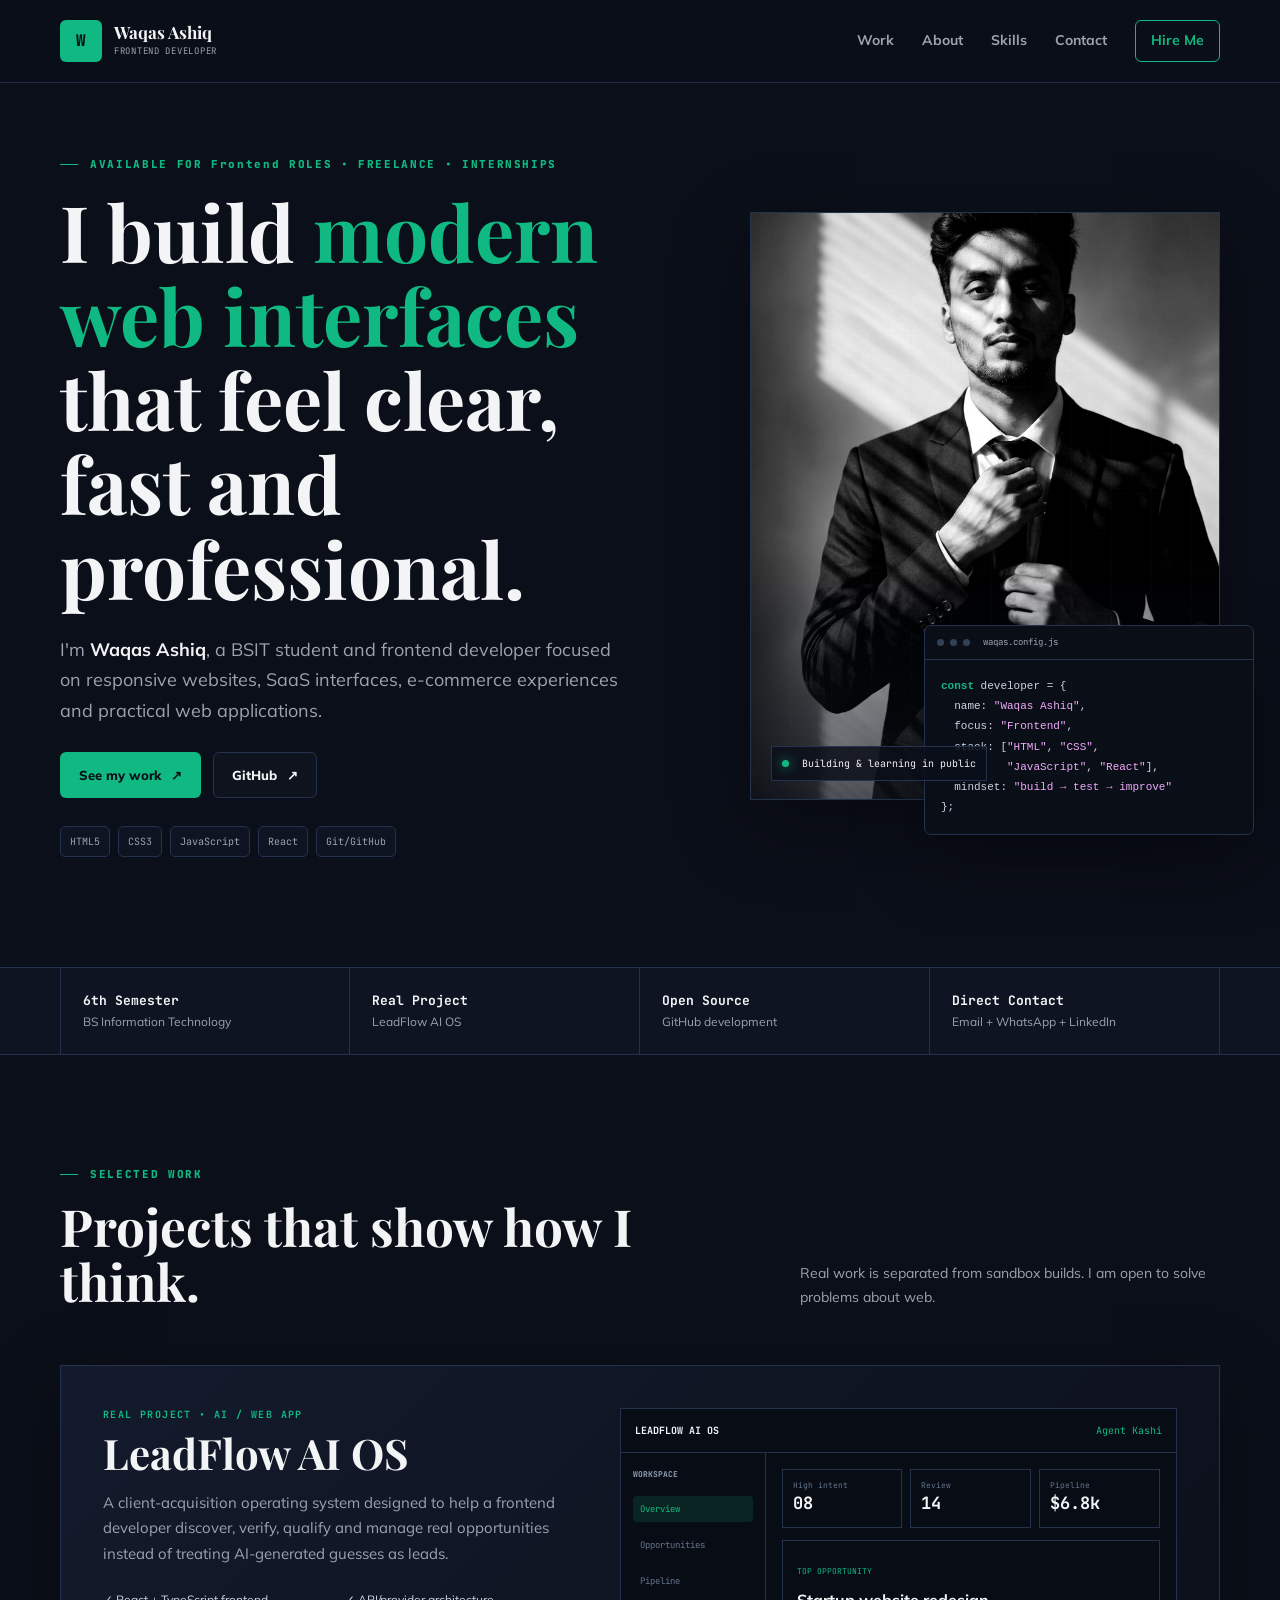
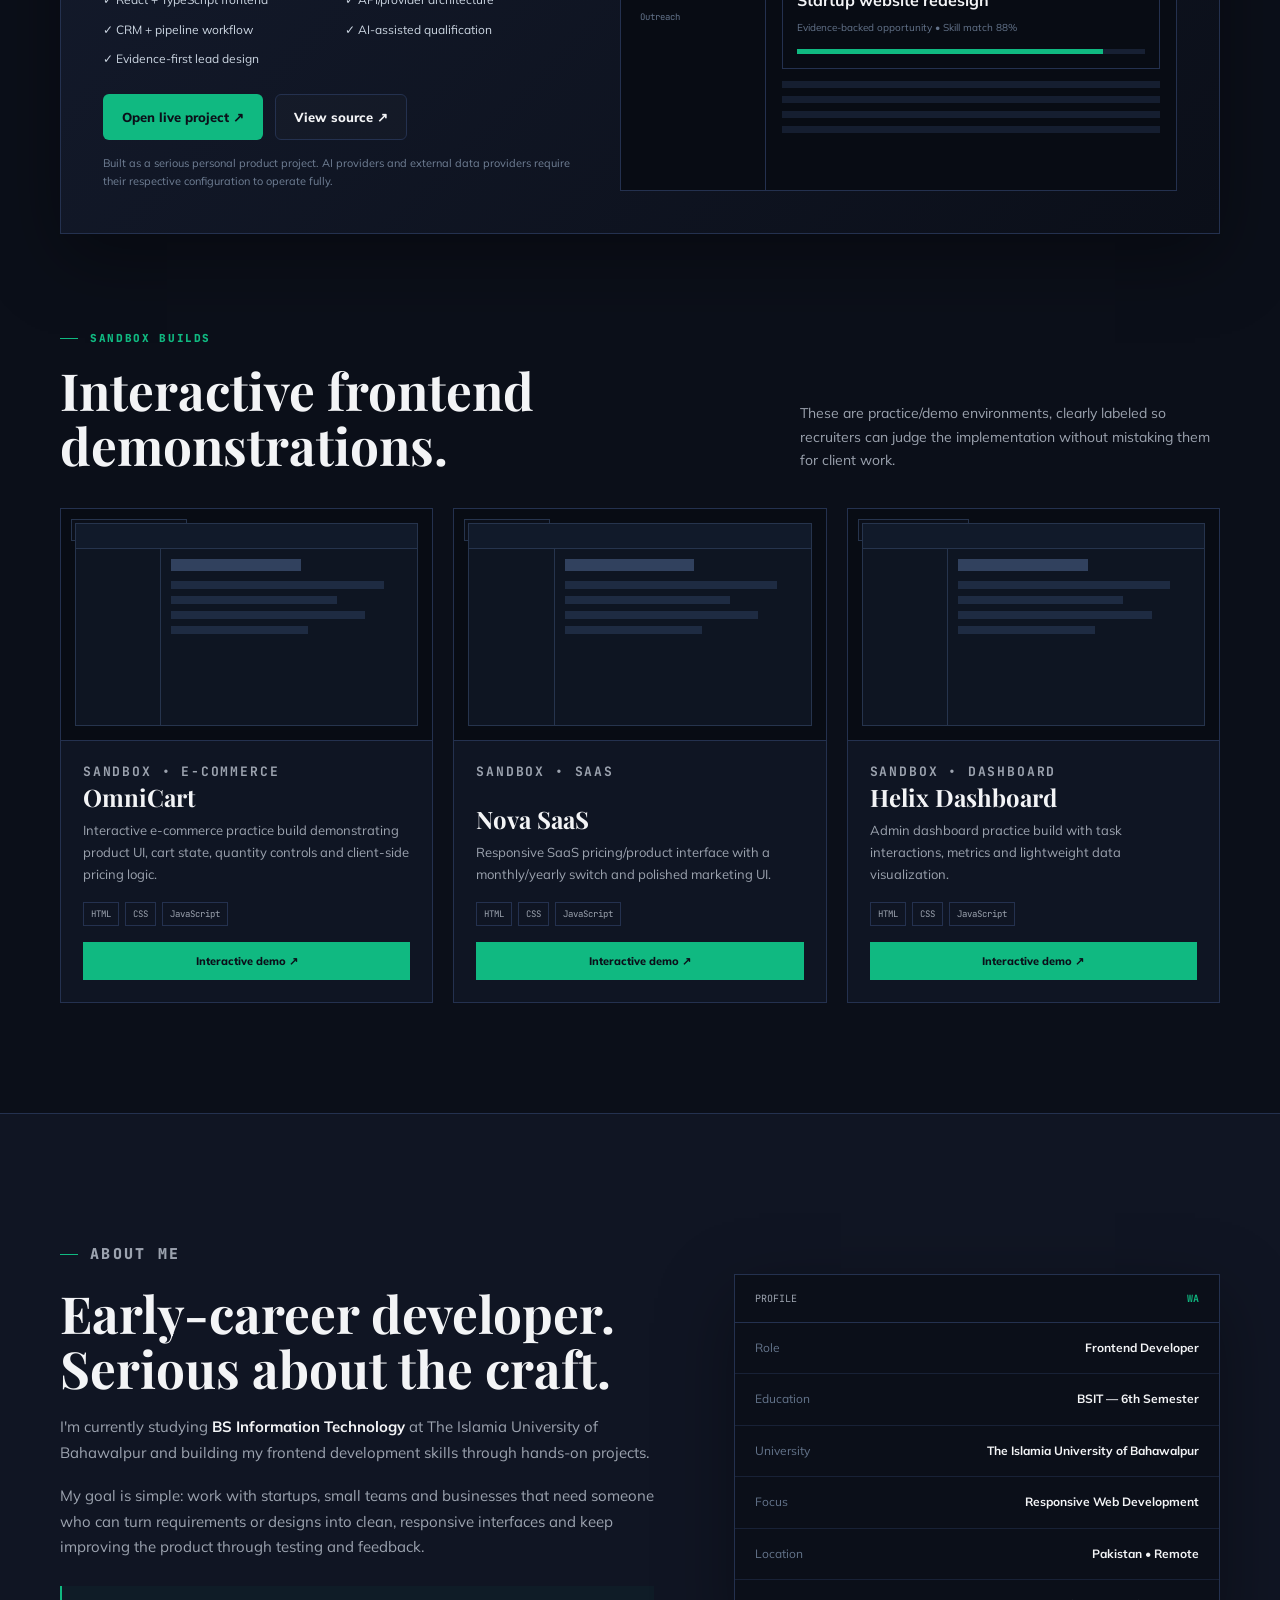
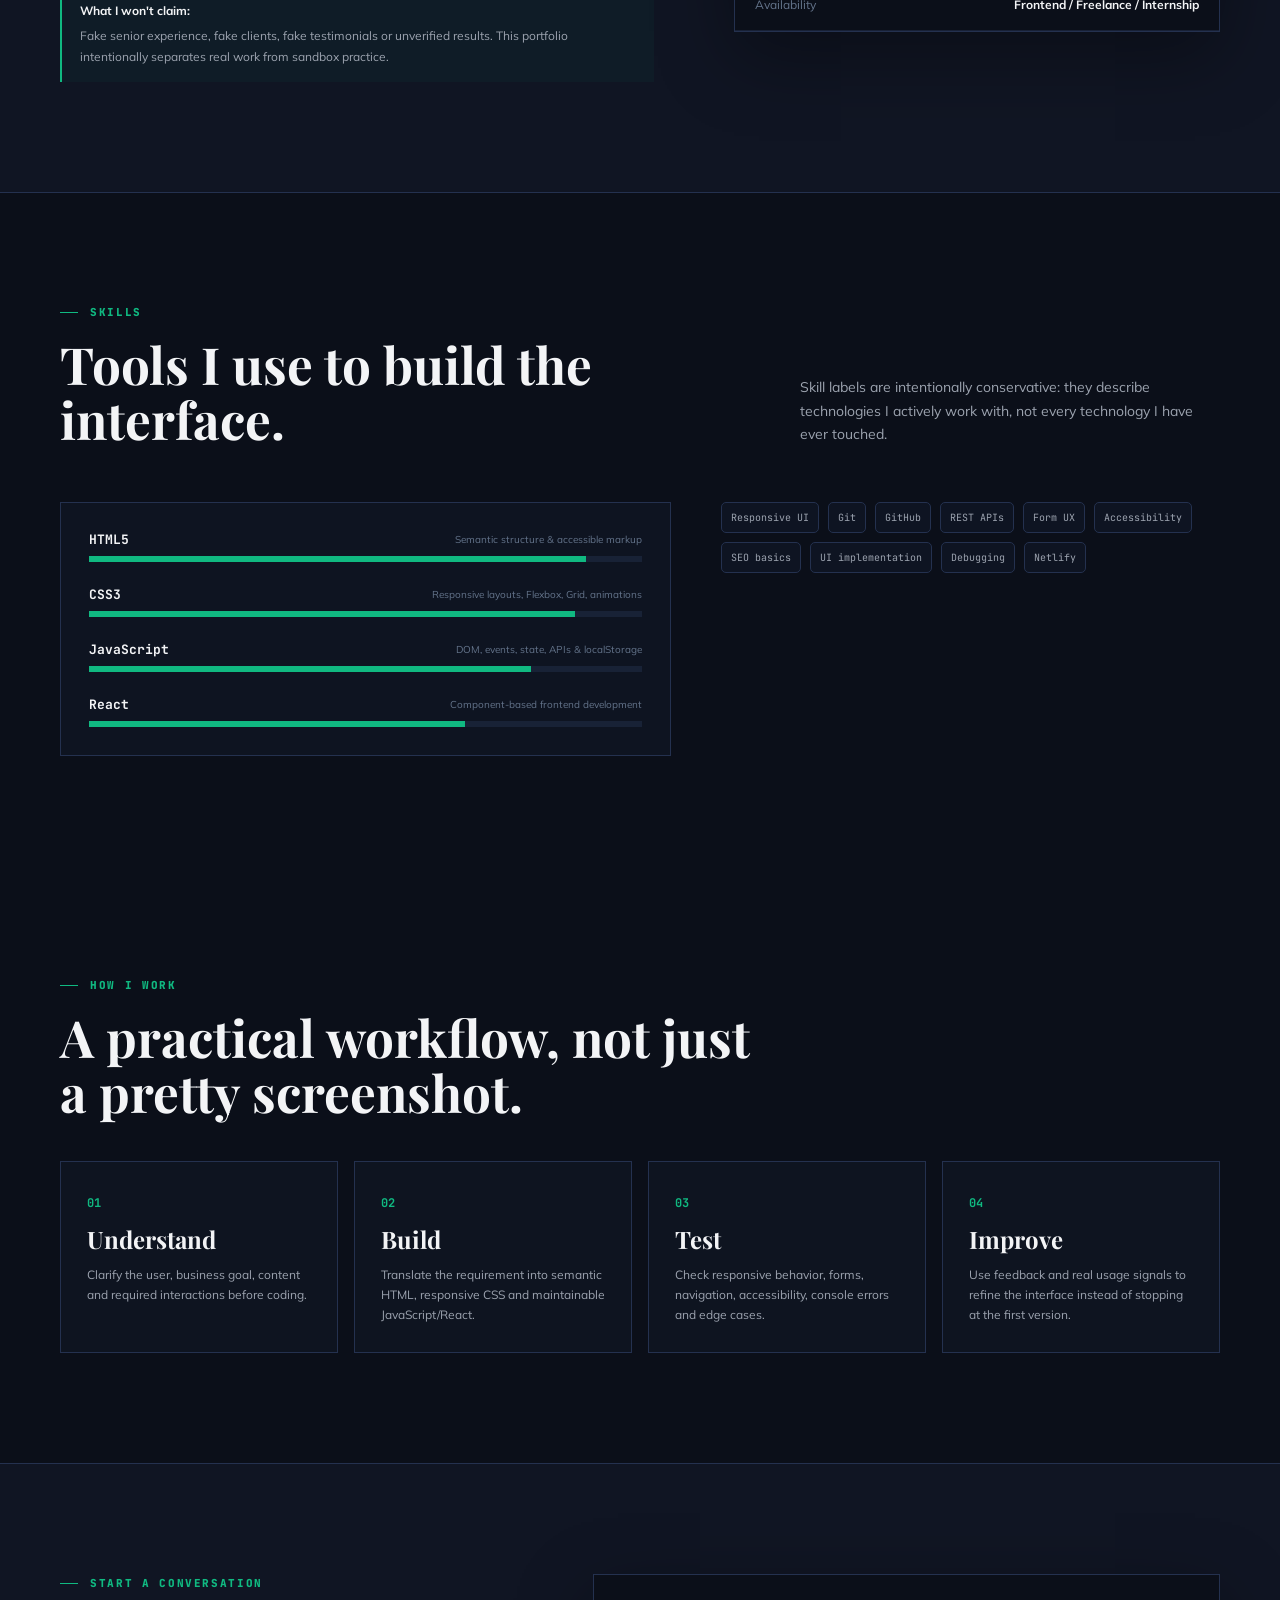
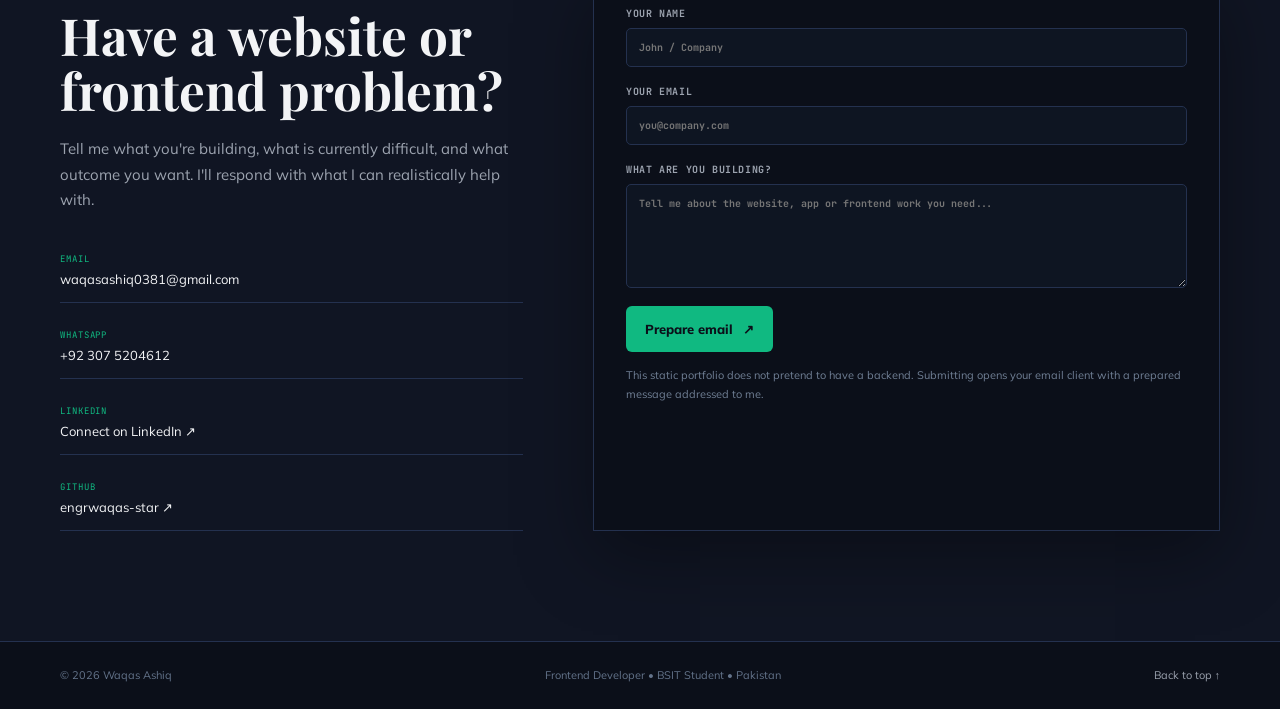
<file: developer-portfolio/index.html>
<!doctype html>
<html lang="en">
<head>
  <meta charset="utf-8">
  <meta name="viewport" content="width=device-width, initial-scale=1">
  <title>Waqas Ashiq — Frontend Developer</title>
  <meta name="description" content="Waqas Ashiq is a frontend developer and BSIT student building responsive websites, SaaS interfaces, e-commerce experiences and dashboards.">
  <meta name="author" content="Waqas Ashiq">
  <meta name="theme-color" content="#0b0f19">
  <meta property="og:type" content="website">
  <meta property="og:title" content="Waqas Ashiq — Frontend Developer">
  <meta property="og:description" content="Responsive web experiences, SaaS interfaces, e-commerce and dashboards.">
  <meta property="og:image" content="assets/images/og-image.svg">
  <meta property="og:url" content="https://engrwaqas-star.github.io/developer-portfolio/">
  <link rel="canonical" href="https://engrwaqas-star.github.io/developer-portfolio/">
  <link rel="icon" href="favicon.ico">
  <link rel="icon" type="image/svg+xml" href="assets/favicon.svg">
  <link rel="preload" as="image" href="assets/images/profile.jpg">
  <link rel="preconnect" href="https://fonts.googleapis.com">
  <link rel="preconnect" href="https://fonts.gstatic.com" crossorigin>
  <link href="https://fonts.googleapis.com/css2?family=JetBrains+Mono:wght@400;600;700&family=Mulish:wght@400;500;600;700;800&family=Playfair+Display:wght@600;700&display=swap" rel="stylesheet">
  <link rel="stylesheet" href="css/style.css">
  <script defer src="js/app.js"></script>
</head>
<body class="portfolio-body">
<a class="skip-link" href="#main-content">Skip to content</a>

<header class="site-header">
  <nav class="container nav" aria-label="Primary navigation">
    <a class="brand" href="#top" aria-label="Waqas Ashiq home">
      <span class="brand-mark">W</span>
      <span><strong>Waqas Ashiq</strong><small>Frontend Developer</small></span>
    </a>
    <button class="menu-toggle" type="button" aria-expanded="false" aria-controls="site-menu">
      <span></span><span></span><span></span><span class="sr-only">Menu</span>
    </button>
    <div id="site-menu" class="site-menu">
      <a href="#work">Work</a><a href="#about">About</a><a href="#skills">Skills</a><a href="#contact">Contact</a>
      <a class="nav-cta" href="#contact">Hire Me</a>
    </div>
  </nav>
</header>

<main id="main-content">
<section id="top" class="hero section">
  <div class="container hero-grid">
    <div class="hero-copy">
      <p class="eyebrow">AVAILABLE FOR Frontend ROLES • FREELANCE • INTERNSHIPS</p>
      <h1>I build <span>modern web interfaces</span> that feel clear, fast and professional.</h1>
      <p class="hero-lede">I'm <strong>Waqas Ashiq</strong>, a BSIT student and frontend developer focused on responsive websites, SaaS interfaces, e-commerce experiences and practical web applications.</p>
      <div class="hero-actions">
        <a class="btn btn-primary" href="#work">See my work <span>↗</span></a>
        <a class="btn btn-secondary" href="https://github.com/engrwaqas-star" target="_blank" rel="noopener">GitHub <span>↗</span></a>
      </div>
      <div class="hero-proof" aria-label="Core technologies">
        <span>HTML5</span><span>CSS3</span><span>JavaScript</span><span>React</span><span>Git/GitHub</span>
      </div>
    </div>
    <div class="hero-visual">
      <div class="portrait-frame">
        <div class="portrait-grid"></div>
        <img src="assets/images/profile.jpg" alt="Waqas Ashiq in a black suit" width="1000" height="1400">
        <div class="portrait-tag"><span class="status-dot"></span> Building & learning in public</div>
      </div>
      <div class="code-card" aria-label="Frontend profile summary">
        <div class="window-bar"><i></i><i></i><i></i><span>waqas.config.js</span></div>
        <pre><code><b>const</b> developer = {
  name: <em>"Waqas Ashiq"</em>,
  focus: <em>"Frontend"</em>,
  stack: [<em>"HTML"</em>, <em>"CSS"</em>,
          <em>"JavaScript"</em>, <em>"React"</em>],
  mindset: <em>"build → test → improve"</em>
};</code></pre>
      </div>
    </div>
  </div>
</section>

<section class="trust-strip">
  <div class="container trust-grid">
    <div><strong>6th Semester</strong><span>BS Information Technology</span></div>
    <div><strong>Real Project</strong><span>LeadFlow AI OS</span></div>
    <div><strong>Open Source</strong><span>GitHub development</span></div>
    <div><strong>Direct Contact</strong><span>Email + WhatsApp + LinkedIn</span></div>
  </div>
</section>

<section id="work" class="section work-section">
  <div class="container">
    <div class="section-head">
      <div><p class="eyebrow">SELECTED WORK</p><h2>Projects that show how I think.</h2></div>
      <p>Real work is separated from sandbox builds. I am open to solve problems about web.</p>
    </div>

    <article class="featured-project">
      <div class="featured-copy">
        <div class="project-kicker">REAL PROJECT • AI / WEB APP</div>
        <h3>LeadFlow AI OS</h3>
        <p class="project-lede">A client-acquisition operating system designed to help a frontend developer discover, verify, qualify and manage real opportunities instead of treating AI-generated guesses as leads.</p>
        <div class="feature-list">
          <span>✓ React + TypeScript frontend</span>
          <span>✓ API/provider architecture</span>
          <span>✓ CRM + pipeline workflow</span>
          <span>✓ AI-assisted qualification</span>
          <span>✓ Evidence-first lead design</span>
        </div>
        <div class="project-actions">
          <a class="btn btn-primary" href="https://leadflow-ai-os.netlify.app/" target="_blank" rel="noopener">Open live project ↗</a>
          <a class="btn btn-secondary" href="https://github.com/engrwaqas-star/leadflow-ai-os" target="_blank" rel="noopener">View source ↗</a>
        </div>
        <p class="note">Built as a serious personal product project. AI providers and external data providers require their respective configuration to operate fully.</p>
      </div>
      <div class="project-visual leadflow-visual" aria-label="LeadFlow AI OS interface preview">
        <div class="dash-top"><b>LEADFLOW AI OS</b><span>Agent Kashi</span></div>
        <div class="dash-body">
          <aside><b>WORKSPACE</b><span class="active">Overview</span><span>Opportunities</span><span>Pipeline</span><span>Outreach</span></aside>
          <div class="dash-main">
            <div class="mini-stats"><div><small>High intent</small><b>08</b></div><div><small>Review</small><b>14</b></div><div><small>Pipeline</small><b>$6.8k</b></div></div>
            <div class="evidence-card"><small>TOP OPPORTUNITY</small><h4>Startup website redesign</h4><p>Evidence-backed opportunity • Skill match 88%</p><div class="score"><span style="width:88%"></span></div></div>
            <div class="rows"><span></span><span></span><span></span><span></span></div>
          </div>
        </div>
      </div>
    </article>

    <div class="section-head compact"><div><p class="eyebrow">SANDBOX BUILDS</p><h2>Interactive frontend demonstrations.</h2></div><p>These are practice/demo environments, clearly labeled so recruiters can judge the implementation without mistaking them for client work.</p></div>
    <div id="project-grid" class="project-grid"></div>
  </div>
</section>

<section id="about" class="section about-section">
  <div class="container about-grid">
    <div>
      <p class="eyebrow">ABOUT ME</p>
      <h2>Early-career developer. Serious about the craft.</h2>
      <p>I'm currently studying <strong>BS Information Technology</strong> at The Islamia University of Bahawalpur and building my frontend development skills through hands-on projects.</p>
      <p>My goal is simple: work with startups, small teams and businesses that need someone who can turn requirements or designs into clean, responsive interfaces and keep improving the product through testing and feedback.</p>
      <div class="honesty-box"><strong>What I won't claim:</strong><span>Fake senior experience, fake clients, fake testimonials or unverified results. This portfolio intentionally separates real work from sandbox practice.</span></div>
    </div>
    <div class="about-card">
      <div class="about-card-top"><span>PROFILE</span><b>WA</b></div>
      <dl>
        <div><dt>Role</dt><dd>Frontend Developer</dd></div>
        <div><dt>Education</dt><dd>BSIT — 6th Semester</dd></div>
        <div><dt>University</dt><dd>The Islamia University of Bahawalpur</dd></div>
        <div><dt>Focus</dt><dd>Responsive Web Development</dd></div>
        <div><dt>Location</dt><dd>Pakistan • Remote</dd></div>
        <div><dt>Availability</dt><dd>Frontend / Freelance / Internship</dd></div>
      </dl>
    </div>
  </div>
</section>

<section id="skills" class="section skills-section">
  <div class="container">
    <div class="section-head"><div><p class="eyebrow">SKILLS</p><h2>Tools I use to build the interface.</h2></div><p>Skill labels are intentionally conservative: they describe technologies I actively work with, not every technology I have ever touched.</p></div>
    <div class="skills-grid">
      <div class="skill-panel">
        <div class="skill-row"><div><b>HTML5</b><span>Semantic structure & accessible markup</span></div><div class="bar"><i style="width:90%"></i></div></div>
        <div class="skill-row"><div><b>CSS3</b><span>Responsive layouts, Flexbox, Grid, animations</span></div><div class="bar"><i style="width:88%"></i></div></div>
        <div class="skill-row"><div><b>JavaScript</b><span>DOM, events, state, APIs & localStorage</span></div><div class="bar"><i style="width:80%"></i></div></div>
        <div class="skill-row"><div><b>React</b><span>Component-based frontend development</span></div><div class="bar"><i style="width:68%"></i></div></div>
      </div>
      <div class="skill-tags">
        <span>Responsive UI</span><span>Git</span><span>GitHub</span><span>REST APIs</span><span>Form UX</span><span>Accessibility</span><span>SEO basics</span><span>UI implementation</span><span>Debugging</span><span>Netlify</span>
      </div>
    </div>
  </div>
</section>

<section class="section process-section">
  <div class="container">
    <p class="eyebrow">HOW I WORK</p>
    <h2>A practical workflow, not just a pretty screenshot.</h2>
    <div class="process-grid">
      <div><b>01</b><h3>Understand</h3><p>Clarify the user, business goal, content and required interactions before coding.</p></div>
      <div><b>02</b><h3>Build</h3><p>Translate the requirement into semantic HTML, responsive CSS and maintainable JavaScript/React.</p></div>
      <div><b>03</b><h3>Test</h3><p>Check responsive behavior, forms, navigation, accessibility, console errors and edge cases.</p></div>
      <div><b>04</b><h3>Improve</h3><p>Use feedback and real usage signals to refine the interface instead of stopping at the first version.</p></div>
    </div>
  </div>
</section>

<section id="contact" class="section contact-section">
  <div class="container contact-grid">
    <div>
      <p class="eyebrow">START A CONVERSATION</p>
      <h2>Have a website or frontend problem?</h2>
      <p class="contact-lede">Tell me what you're building, what is currently difficult, and what outcome you want. I'll respond with what I can realistically help with.</p>
      <div class="contact-links">
        <a href="mailto:waqasashiq0381@gmail.com"><span>EMAIL</span>waqasashiq0381@gmail.com</a>
        <a href="https://wa.me/923075204612" target="_blank" rel="noopener"><span>WHATSAPP</span>+92 307 5204612</a>
        <a href="https://www.linkedin.com/in/waqas-ashiq-b489b041b" target="_blank" rel="noopener"><span>LINKEDIN</span>Connect on LinkedIn ↗</a>
        <a href="https://github.com/engrwaqas-star" target="_blank" rel="noopener"><span>GITHUB</span>engrwaqas-star ↗</a>
      </div>
    </div>
    <form id="contact-form" class="contact-form">
      <label for="name">Your name<input id="name" name="name" autocomplete="name" required minlength="2" placeholder="John / Company"></label>
      <label for="email">Your email<input id="email" name="email" type="email" autocomplete="email" required placeholder="you@company.com"></label>
      <label for="message">What are you building?<textarea id="message" name="message" rows="6" required minlength="20" placeholder="Tell me about the website, app or frontend work you need..."></textarea></label>
      <button class="btn btn-primary" type="submit">Prepare email <span>↗</span></button>
      <p class="form-note">This static portfolio does not pretend to have a backend. Submitting opens your email client with a prepared message addressed to me.</p>
      <p id="form-status" class="form-status" role="status" aria-live="polite"></p>
    </form>
  </div>
</section>
</main>

<footer class="site-footer">
  <div class="container footer-inner">
    <span>© <span id="year"></span> Waqas Ashiq</span>
    <span>Frontend Developer • BSIT Student • Pakistan</span>
    <a href="#top">Back to top ↑</a>
  </div>
</footer>
</body>
</html>
</file>
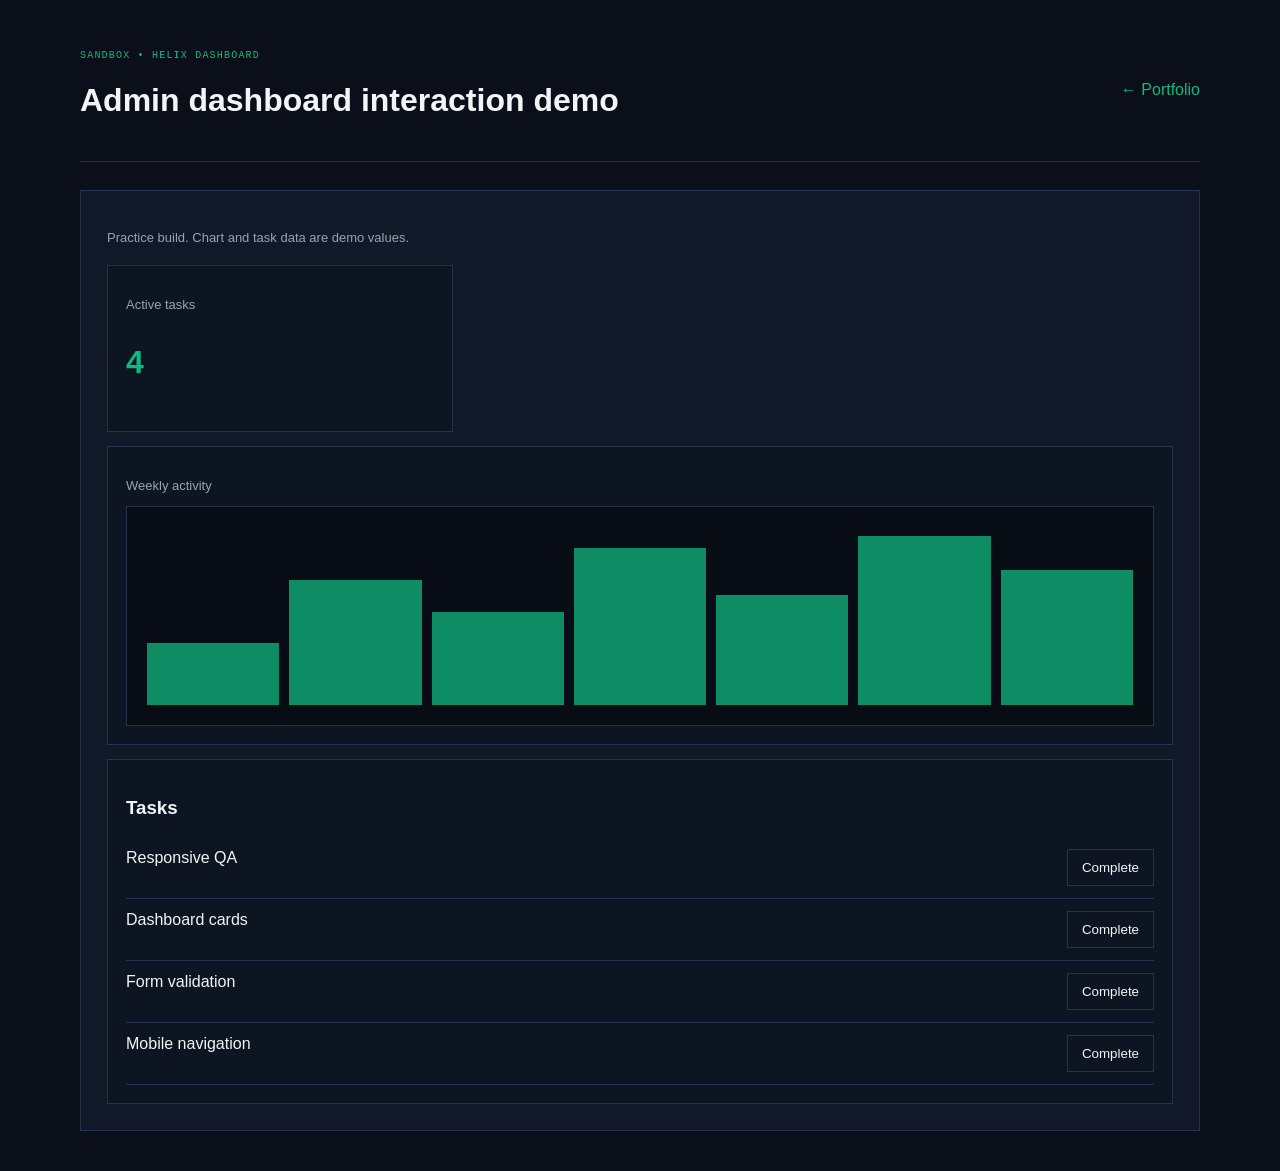
<file: developer-portfolio/dashboard-preview.html>
<!doctype html><html lang="en"><head><meta charset="utf-8"><meta name="viewport" content="width=device-width,initial-scale=1"><title>Helix Dashboard — Sandbox</title><link rel="stylesheet" href="css/preview.css"></head><body><div class="wrap"><div class="top"><div><p class="kicker">SANDBOX • HELIX DASHBOARD</p><h1>Admin dashboard interaction demo</h1></div><a href="index.html">← Portfolio</a></div><section class="panel"><p class="muted">Practice build. Chart and task data are demo values.</p><div class="grid"><div class="card"><p class="muted">Active tasks</p><p class="price" id="count">4</p></div><div class="card wide"><p class="muted">Weekly activity</p><div class="chart" id="chart"></div></div><div class="card wide"><h3>Tasks</h3><div id="tasks"></div></div></div></section></div><script>const tasks=["Responsive QA","Dashboard cards","Form validation","Mobile navigation"];let done=new Set();const render=()=>{document.querySelector("#tasks").innerHTML=tasks.map((t,i)=>`<div class="task ${done.has(i)?"done":""}"><span>${t}</span><button class="btn" onclick="toggle(${i})">${done.has(i)?"Undo":"Complete"}</button></div>`).join("");document.querySelector("#count").textContent=tasks.length-done.size};function toggle(i){done.has(i)?done.delete(i):done.add(i);render()}render();document.querySelector("#chart").innerHTML=[35,70,52,88,62,95,76].map(v=>`<i class="bar" style="height:${v}%"></i>`).join("")</script></body></html>
</file>
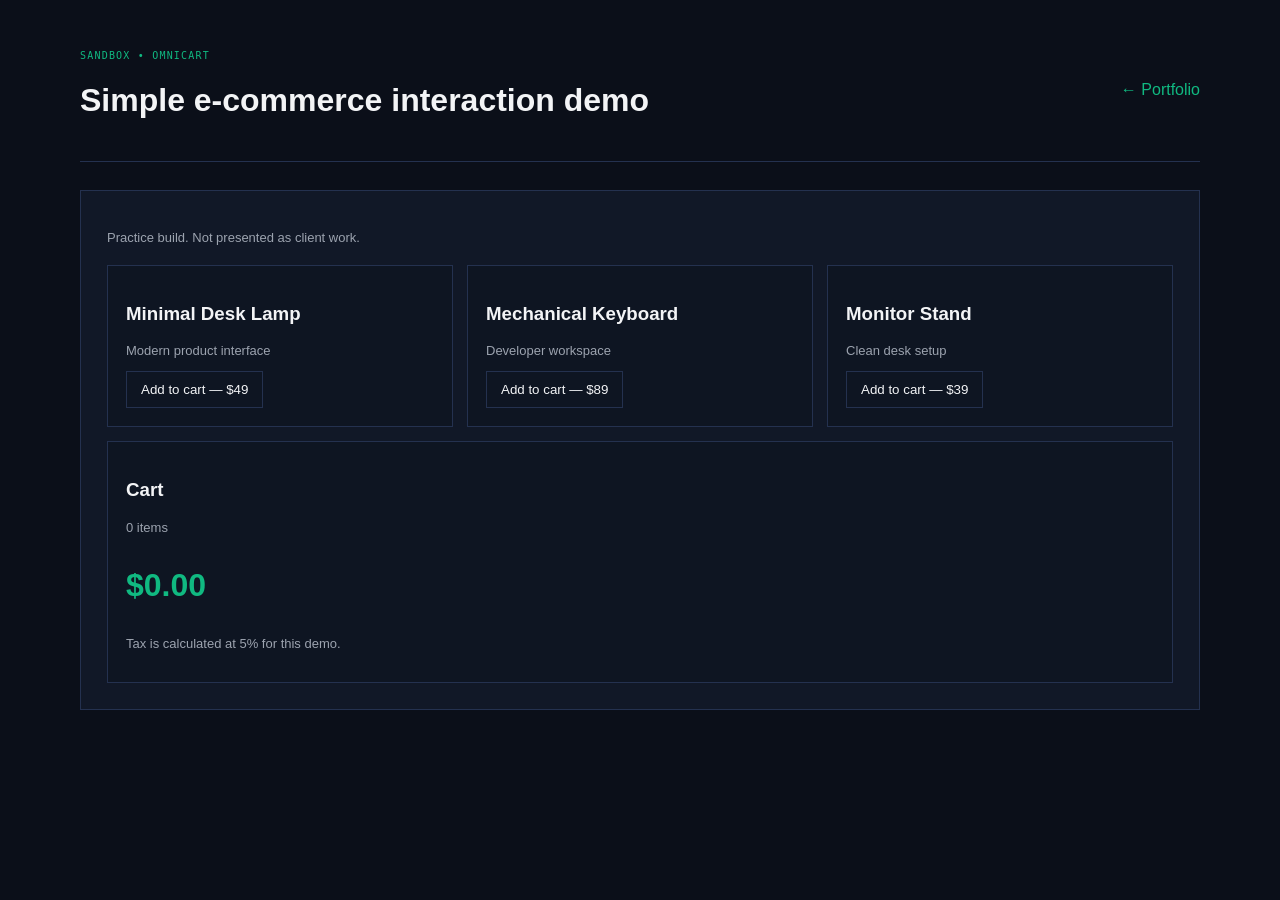
<file: developer-portfolio/ecommerce-preview.html>
<!doctype html><html lang="en"><head><meta charset="utf-8"><meta name="viewport" content="width=device-width,initial-scale=1"><title>OmniCart — Sandbox</title><link rel="stylesheet" href="css/preview.css"></head><body><div class="wrap"><div class="top"><div><p class="kicker">SANDBOX • OMNICART</p><h1>Simple e-commerce interaction demo</h1></div><a href="index.html">← Portfolio</a></div><section class="panel"><p class="muted">Practice build. Not presented as client work.</p><div class="grid"><div class="card"><h3>Minimal Desk Lamp</h3><p class="muted">Modern product interface</p><button class="btn" onclick="add(49)">Add to cart — $49</button></div><div class="card"><h3>Mechanical Keyboard</h3><p class="muted">Developer workspace</p><button class="btn" onclick="add(89)">Add to cart — $89</button></div><div class="card"><h3>Monitor Stand</h3><p class="muted">Clean desk setup</p><button class="btn" onclick="add(39)">Add to cart — $39</button></div><div class="card wide"><h3>Cart</h3><p id="cart" class="muted">0 items</p><p class="price" id="total">$0.00</p><p class="muted">Tax is calculated at 5% for this demo.</p></div></div></section></div><script>let total=0,items=0;function add(p){items++;total+=p;document.querySelector("#cart").textContent=items+" item(s)";document.querySelector("#total").textContent="$"+(total*1.05).toFixed(2)}</script></body></html>
</file>
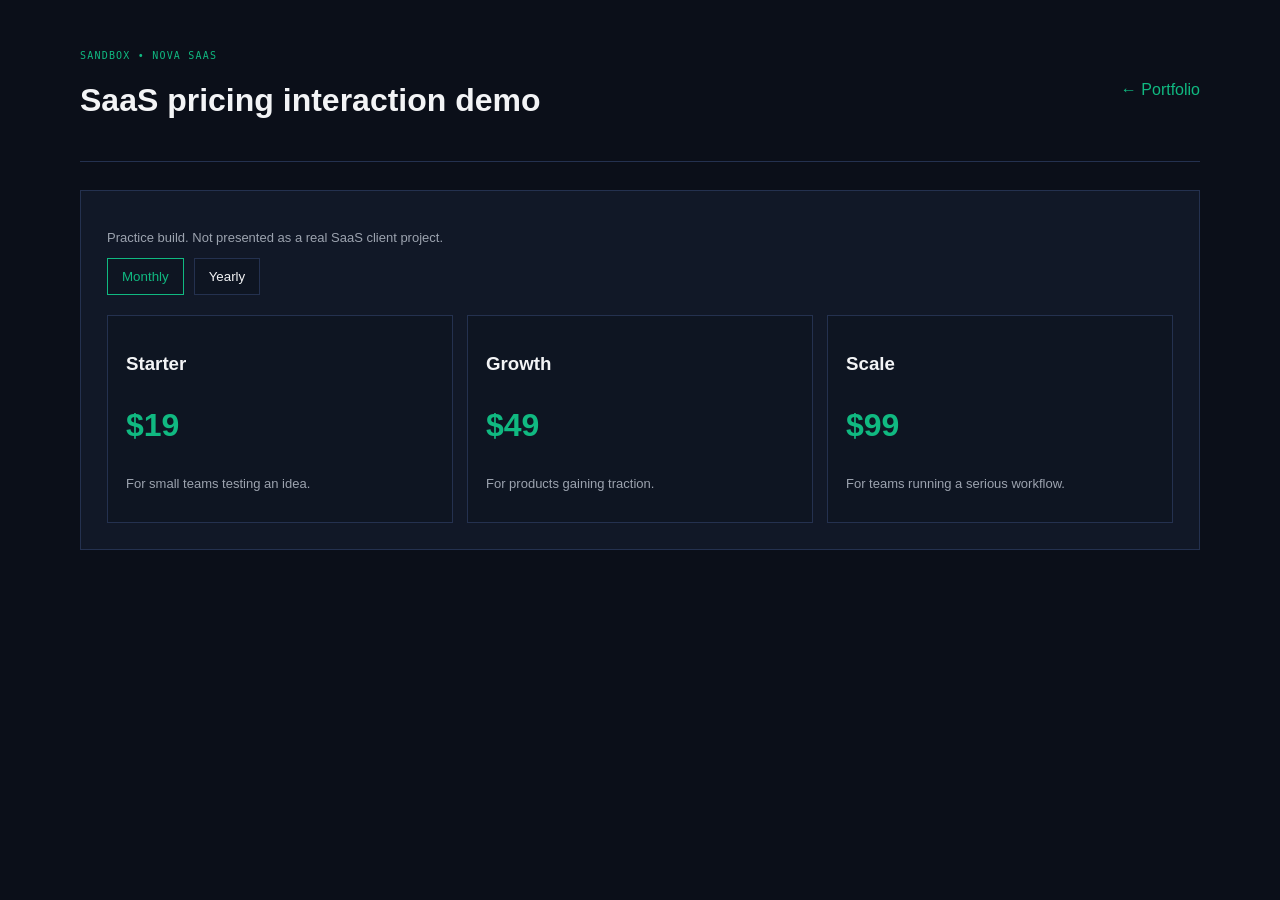
<file: developer-portfolio/landing-page-preview.html>
<!doctype html><html lang="en"><head><meta charset="utf-8"><meta name="viewport" content="width=device-width,initial-scale=1"><title>Nova SaaS — Sandbox</title><link rel="stylesheet" href="css/preview.css"></head><body><div class="wrap"><div class="top"><div><p class="kicker">SANDBOX • NOVA SAAS</p><h1>SaaS pricing interaction demo</h1></div><a href="index.html">← Portfolio</a></div><section class="panel"><p class="muted">Practice build. Not presented as a real SaaS client project.</p><div class="toolbar"><button class="btn active" id="monthly" onclick="mode('m')">Monthly</button><button class="btn" id="yearly" onclick="mode('y')">Yearly</button></div><div class="grid"><div class="card"><h3>Starter</h3><p class="price" id="p1">$19</p><p class="muted">For small teams testing an idea.</p></div><div class="card"><h3>Growth</h3><p class="price" id="p2">$49</p><p class="muted">For products gaining traction.</p></div><div class="card"><h3>Scale</h3><p class="price" id="p3">$99</p><p class="muted">For teams running a serious workflow.</p></div></div></section></div><script>function mode(m){let vals=m==="y"?[15,39,79]:[19,49,99];["p1","p2","p3"].forEach((id,i)=>document.getElementById(id).textContent="$"+vals[i]);document.getElementById("monthly").classList.toggle("active",m==="m");document.getElementById("yearly").classList.toggle("active",m==="y")}</script></body></html>
</file>
<file: developer-portfolio/css/style.css>
:root{
--bg:#0b0f19;--card:#111827;--card2:#141b2d;--text:#f3f4f6;--muted:#9ca3af;
--green:#10b981;--green2:#059669;--line:#24314f;--glow:rgba(16,185,129,.14);
--serif:"Playfair Display",Georgia,serif;--sans:"Mulish",Arial,sans-serif;--mono:"JetBrains Mono",monospace;
--radius:8px;--shadow:0 24px 70px rgba(0,0,0,.35);--ease:cubic-bezier(.16,1,.3,1);
}
*{box-sizing:border-box;margin:0;padding:0}
html{scroll-behavior:smooth;background:var(--bg)}
body{font-family:var(--sans);background:var(--bg);color:var(--text);line-height:1.7;overflow-x:hidden}
body:before{content:"";position:fixed;inset:0;pointer-events:none;background:linear-gradient(90deg,rgba(16,185,129,.025) 1px,transparent 1px),linear-gradient(rgba(16,185,129,.018) 1px,transparent 1px);background-size:64px 64px;mask-image:linear-gradient(to bottom,#000,transparent 75%);z-index:-1}
a{color:inherit}
img{max-width:100%;display:block}
button,input,textarea{font:inherit}
.container{width:min(1160px,calc(100% - 48px));margin:auto}
.section{padding:110px 0}
.skip-link{position:fixed;left:16px;top:-100px;z-index:999;background:var(--green);color:var(--bg);padding:10px 14px;font-weight:800}.skip-link:focus{top:16px}
.sr-only{position:absolute;width:1px;height:1px;padding:0;margin:-1px;overflow:hidden;clip:rect(0,0,0,0);white-space:nowrap;border:0}
:focus-visible{outline:2px solid var(--green);outline-offset:4px}
.site-header{position:fixed;top:0;left:0;right:0;z-index:100;background:rgba(11,15,25,.88);backdrop-filter:blur(16px);border-bottom:1px solid rgba(36,49,79,.8)}
.nav{height:82px;display:flex;align-items:center;justify-content:space-between}
.brand{display:flex;gap:12px;align-items:center;text-decoration:none}.brand-mark{width:42px;height:42px;display:grid;place-items:center;background:var(--green);color:var(--bg);font-family:var(--mono);font-weight:800;border-radius:6px}.brand strong,.brand small{display:block}.brand strong{font-family:var(--serif);font-size:17px;line-height:1.1}.brand small{font-family:var(--mono);font-size:9px;letter-spacing:.08em;text-transform:uppercase;color:var(--muted);margin-top:3px}
.site-menu{display:flex;align-items:center;gap:28px}.site-menu>a{font-size:14px;text-decoration:none;color:var(--muted);font-weight:700;transition:.25s}.site-menu>a:hover{color:var(--green)}.site-menu .nav-cta{border:1px solid var(--green);color:var(--green);padding:8px 15px;border-radius:6px}.site-menu .nav-cta:hover{background:var(--green);color:var(--bg)}
.menu-toggle{display:none;background:none;border:0;color:var(--text)}
.hero{padding-top:155px;min-height:820px;display:flex;align-items:center}.hero-grid{display:grid;grid-template-columns:1.05fr .95fr;gap:70px;align-items:center}
.eyebrow{font-family:var(--mono);font-size:11px;letter-spacing:.15em;color:var(--green);font-weight:800;display:flex;align-items:center;gap:12px;margin-bottom:15px}.eyebrow:before{content:"";width:18px;height:1px;background:var(--green)}
h1,h2,h3{font-family:var(--serif);line-height:1.08}h1{font-size:clamp(46px,6.2vw,78px);max-width:780px}h1 span{color:var(--green)}h2{font-size:clamp(34px,4vw,52px);max-width:700px}h3{font-size:30px}
.hero-lede{color:var(--muted);font-size:18px;max-width:670px;margin:25px 0}.hero-lede strong{color:var(--text)}
.hero-actions,.project-actions{display:flex;gap:12px;flex-wrap:wrap}.btn{display:inline-flex;align-items:center;justify-content:center;gap:10px;min-height:46px;padding:11px 18px;border-radius:6px;border:1px solid transparent;text-decoration:none;font-weight:800;font-size:13px;cursor:pointer;transition:transform .25s var(--ease),background .25s,border-color .25s,color .25s}.btn:hover{transform:translateY(-2px)}.btn-primary{background:var(--green);color:var(--bg)}.btn-primary:hover{background:var(--green2)}.btn-secondary{border-color:var(--line);background:rgba(255,255,255,.015);color:var(--text)}.btn-secondary:hover{border-color:var(--green);color:var(--green)}
.hero-proof{display:flex;gap:8px;flex-wrap:wrap;margin-top:28px}.hero-proof span,.skill-tags span{font-family:var(--mono);font-size:10px;color:var(--muted);border:1px solid var(--line);background:rgba(17,24,39,.7);padding:6px 9px;border-radius:5px}
.hero-visual{position:relative}.portrait-frame{position:relative;width:min(100%,470px);margin-left:auto;aspect-ratio:4/5;overflow:hidden;border:1px solid var(--line);background:#070a11;box-shadow:var(--shadow)}.portrait-frame:after{content:"";position:absolute;inset:0;background:linear-gradient(180deg,transparent 55%,rgba(11,15,25,.65));pointer-events:none}.portrait-frame img{width:100%;height:100%;object-fit:cover;filter:grayscale(1) contrast(1.06)}.portrait-grid{position:absolute;inset:0;background:linear-gradient(90deg,rgba(16,185,129,.13) 1px,transparent 1px),linear-gradient(rgba(16,185,129,.13) 1px,transparent 1px);background-size:40px 40px;opacity:.2;z-index:1;pointer-events:none}.portrait-tag{position:absolute;z-index:2;left:20px;bottom:18px;font-family:var(--mono);font-size:10px;background:rgba(11,15,25,.85);border:1px solid var(--line);padding:8px 10px}.status-dot{display:inline-block;width:7px;height:7px;border-radius:50%;background:var(--green);box-shadow:0 0 12px var(--green);margin-right:7px}
.code-card{position:absolute;right:-34px;bottom:-35px;width:330px;background:#0a0e17;border:1px solid var(--line);box-shadow:var(--shadow);border-radius:7px;overflow:hidden}.window-bar{height:34px;border-bottom:1px solid var(--line);display:flex;align-items:center;gap:6px;padding:0 12px;font-family:var(--mono);font-size:9px;color:var(--muted)}.window-bar i{width:7px;height:7px;border-radius:50%;background:#334155}.window-bar span{margin-left:7px}.code-card pre{padding:16px;font:11px/1.75 var(--mono);color:#cbd5e1;white-space:pre-wrap}.code-card b{color:var(--green)}.code-card em{color:#f0abfc;font-style:normal}
.trust-strip{border-top:1px solid var(--line);border-bottom:1px solid var(--line);background:rgba(17,24,39,.6)}.trust-grid{display:grid;grid-template-columns:repeat(4,1fr)}.trust-grid>div{padding:22px;border-right:1px solid var(--line)}.trust-grid>div:first-child{border-left:1px solid var(--line)}.trust-grid strong,.trust-grid span{display:block}.trust-grid strong{font-family:var(--mono);font-size:13px}.trust-grid span{color:var(--muted);font-size:12px}
.section-head{display:flex;justify-content:space-between;gap:40px;align-items:end;margin-bottom:55px}.section-head>p{max-width:420px;color:var(--muted);font-size:14px}.section-head.compact{margin-top:95px;margin-bottom:35px}
.featured-project{display:grid;grid-template-columns:.92fr 1.08fr;gap:42px;padding:42px;background:linear-gradient(135deg,rgba(20,27,45,.95),rgba(11,15,25,.95));border:1px solid var(--line);box-shadow:var(--shadow)}.project-kicker{font:700 10px var(--mono);color:var(--green);letter-spacing:.14em}.featured-copy h3{font-size:42px;margin:10px 0 14px}.project-lede{color:var(--muted);font-size:15px}.feature-list{display:grid;grid-template-columns:1fr 1fr;gap:9px;margin:24px 0;font-size:12px;color:#cbd5e1}.note,.form-note{color:#718096;font-size:11px;margin-top:14px}
.project-visual{min-height:320px;border:1px solid var(--line);background:#080c14;overflow:hidden}.dash-top{height:44px;display:flex;align-items:center;justify-content:space-between;padding:0 14px;border-bottom:1px solid var(--line);font:10px var(--mono)}.dash-top span{color:var(--green)}.dash-body{display:grid;grid-template-columns:145px 1fr;height:calc(100% - 44px)}.dash-body aside{border-right:1px solid var(--line);padding:16px 12px;display:flex;flex-direction:column;gap:10px;font:9px var(--mono);color:#64748b}.dash-body aside b{color:#94a3b8;font-size:8px;margin-bottom:7px}.dash-body aside span{padding:7px;border-radius:4px}.dash-body aside .active{background:var(--glow);color:var(--green)}.dash-main{padding:16px}.mini-stats{display:grid;grid-template-columns:repeat(3,1fr);gap:8px}.mini-stats div{border:1px solid var(--line);padding:10px}.mini-stats small{display:block;color:#64748b;font:8px var(--mono)}.mini-stats b{font:700 17px var(--mono)}.evidence-card{margin-top:12px;border:1px solid var(--line);padding:14px}.evidence-card small{font:8px var(--mono);color:var(--green)}.evidence-card h4{margin:5px 0;font-size:16px}.evidence-card p{font-size:10px;color:#64748b}.score{height:5px;background:#172033;margin-top:13px}.score span{display:block;height:100%;background:var(--green)}.rows{display:grid;gap:8px;margin-top:12px}.rows span{height:7px;background:#151e30;display:block}
.project-grid{display:grid;grid-template-columns:repeat(3,1fr);gap:20px}.project-card{display:flex;flex-direction:column;border:1px solid var(--line);background:rgba(17,24,39,.72);transition:transform .3s var(--ease),border-color .3s,box-shadow .3s}.project-card:hover{transform:translateY(-5px);border-color:rgba(16,185,129,.5);box-shadow:0 20px 45px rgba(0,0,0,.25)}.project-thumb{aspect-ratio:16/10;background:#080c14;border-bottom:1px solid var(--line);overflow:hidden;position:relative}.project-thumb .mock-ui{position:absolute;inset:14px;border:1px solid #26344d;background:#0e1522;overflow:hidden}.mock-bar{height:25px;border-bottom:1px solid #26344d;background:#111a2a}.mock-content{display:grid;grid-template-columns:25% 1fr;height:calc(100% - 25px)}.mock-side{border-right:1px solid #26344d}.mock-main{padding:10px}.mock-title{height:12px;width:55%;background:#31415e;margin-bottom:10px}.mock-lines{display:grid;gap:7px}.mock-lines i{height:8px;background:#1e2b42;display:block}.mock-lines i:nth-child(1){width:90%}.mock-lines i:nth-child(2){width:70%}.mock-lines i:nth-child(3){width:82%}.mock-lines i:nth-child(4){width:58%}.mock-badge{position:absolute;top:10px;left:10px;background:#0b0f19;border:1px solid #26344d;color:var(--green);font:8px var(--mono);padding:5px 7px}.project-card .content{padding:22px;display:flex;flex-direction:column;flex:1}.project-card h3{font-size:24px;margin:5px 0 8px}.project-card p{color:var(--muted);font-size:13px;flex:1}.project-tags{display:flex;gap:6px;flex-wrap:wrap;margin:16px 0}.project-tags span{font:9px var(--mono);border:1px solid var(--line);padding:5px 7px;color:#9ca3af}.project-card .card-links{display:flex;gap:8px}.card-links a{flex:1;text-align:center;padding:9px;border:1px solid var(--line);font-size:11px;text-decoration:none;font-weight:800}.card-links a:first-child{background:var(--green);border-color:var(--green);color:var(--bg)}
.about-section{background:rgba(20,27,45,.55);border-top:1px solid var(--line);border-bottom:1px solid var(--line)}.about-grid{display:grid;grid-template-columns:1.1fr .9fr;gap:80px;align-items:center}.about-grid p{color:var(--muted);max-width:690px;margin:18px 0;font-size:15px}.about-grid strong{color:var(--text)}.honesty-box{border-left:2px solid var(--green);padding:15px 18px;background:rgba(16,185,129,.045);margin-top:26px;font-size:12px}.honesty-box strong,.honesty-box span{display:block}.honesty-box span{color:var(--muted);margin-top:5px}.about-card{border:1px solid var(--line);background:var(--bg);box-shadow:var(--shadow)}.about-card-top{display:flex;justify-content:space-between;align-items:center;padding:17px 20px;border-bottom:1px solid var(--line);font:10px var(--mono);color:var(--muted)}.about-card-top b{color:var(--green)}.about-card dl>div{display:flex;justify-content:space-between;gap:20px;padding:15px 20px;border-bottom:1px solid rgba(36,49,79,.55);font-size:12px}.about-card dt{color:#64748b}.about-card dd{text-align:right;font-weight:700}
.skills-grid{display:grid;grid-template-columns:1.1fr .9fr;gap:50px}.skill-panel{border:1px solid var(--line);padding:28px;background:rgba(17,24,39,.6)}.skill-row+ .skill-row{margin-top:24px}.skill-row>div:first-child{display:flex;justify-content:space-between;gap:20px;margin-bottom:8px}.skill-row b{font:700 13px var(--mono)}.skill-row span{font-size:10px;color:#64748b;text-align:right}.bar{height:6px;background:#182236;overflow:hidden}.bar i{display:block;height:100%;background:var(--green)}.skill-tags{display:flex;gap:9px;flex-wrap:wrap;align-content:flex-start}
.process-section{background:var(--bg)}.process-grid{display:grid;grid-template-columns:repeat(4,1fr);gap:16px;margin-top:40px}.process-grid>div{border:1px solid var(--line);padding:26px;background:rgba(17,24,39,.55)}.process-grid b{font:700 12px var(--mono);color:var(--green)}.process-grid h3{font-size:24px;margin:12px 0}.process-grid p{color:var(--muted);font-size:12px}
.contact-section{background:rgba(20,27,45,.55);border-top:1px solid var(--line)}.contact-grid{display:grid;grid-template-columns:.85fr 1.15fr;gap:70px}.contact-lede{color:var(--muted);font-size:15px;max-width:530px;margin:18px 0 28px}.contact-links{display:grid;gap:14px}.contact-links a{text-decoration:none;border-bottom:1px solid var(--line);padding:12px 0;font-size:13px}.contact-links span{display:block;color:var(--green);font:9px var(--mono);letter-spacing:.1em;margin-bottom:3px}.contact-form{border:1px solid var(--line);padding:32px;background:var(--bg);box-shadow:var(--shadow)}.contact-form label{display:block;font:700 10px var(--mono);color:#9ca3af;text-transform:uppercase;letter-spacing:.06em;margin-bottom:18px}.contact-form input,.contact-form textarea{display:block;width:100%;margin-top:8px;background:#0e1522;border:1px solid var(--line);color:var(--text);padding:12px;border-radius:5px;outline:none}.contact-form input:focus,.contact-form textarea:focus{border-color:var(--green);box-shadow:0 0 0 3px var(--glow)}.contact-form textarea{resize:vertical}.form-status{font-size:11px;color:var(--green);margin-top:12px}
.site-footer{border-top:1px solid var(--line);padding:24px 0;color:#64748b;font-size:11px}.footer-inner{display:flex;justify-content:space-between;gap:20px}.footer-inner a{color:#9ca3af;text-decoration:none}.footer-inner a:hover{color:var(--green)}
@media (max-width:980px){.hero-grid,.featured-project,.about-grid,.skills-grid,.contact-grid{grid-template-columns:1fr}.hero{padding-top:130px}.hero-visual{max-width:620px;margin:0 auto;width:100%}.portrait-frame{margin:auto}.code-card{right:0}.project-grid{grid-template-columns:1fr 1fr}.process-grid{grid-template-columns:1fr 1fr}.section-head{align-items:start;flex-direction:column}.trust-grid{grid-template-columns:1fr 1fr}.trust-grid>div:nth-child(2){border-right:0}.trust-grid>div:nth-child(3){border-left:1px solid var(--line)}}
@media (max-width:760px){.container{width:min(100% - 32px,620px)}.section{padding:82px 0}.nav{height:72px}.menu-toggle{display:flex;flex-direction:column;gap:5px;cursor:pointer}.menu-toggle span{display:block;width:24px;height:2px;background:var(--text)}.site-menu{display:none;position:absolute;left:16px;right:16px;top:68px;flex-direction:column;align-items:stretch;gap:0;background:#0b0f19;border:1px solid var(--line);padding:8px}.site-menu.open{display:flex}.site-menu>a{padding:13px}.site-menu .nav-cta{text-align:center;margin:5px}.hero{min-height:auto;padding-top:115px;padding-bottom:70px}.hero-copy h1{font-size:clamp(42px,13vw,62px)}.hero-lede{font-size:16px}.code-card{position:relative;right:auto;bottom:auto;margin:14px auto 0;width:min(100%,440px)}.portrait-frame{aspect-ratio:4/5}.featured-project{padding:22px}.featured-copy h3{font-size:34px}.feature-list{grid-template-columns:1fr}.project-grid{grid-template-columns:1fr}.trust-grid{grid-template-columns:1fr}.trust-grid>div,.trust-grid>div:first-child,.trust-grid>div:nth-child(3){border-left:0;border-right:0;border-bottom:1px solid var(--line)}.trust-grid>div:last-child{border-bottom:0}.process-grid{grid-template-columns:1fr}.footer-inner{flex-direction:column}.contact-form{padding:22px}}
@media (max-width:420px){.container{width:min(100% - 24px,620px)}.hero-actions .btn{width:100%}.portrait-tag{left:10px;bottom:10px}.code-card pre{font-size:9px}.about-card dl>div{flex-direction:column;gap:4px}.about-card dd{text-align:left}.project-visual{min-height:260px}}
@media (prefers-reduced-motion:reduce){html{scroll-behavior:auto}*,*::before,*::after{animation-duration:.01ms!important;animation-iteration-count:1!important;transition-duration:.01ms!important}}
</file>
<file: developer-portfolio/css/preview.css>
*{box-sizing:border-box}body{margin:0;background:#0b0f19;color:#f3f4f6;font-family:Arial,sans-serif;min-height:100vh}.wrap{width:min(1120px,calc(100% - 32px));margin:auto;padding:40px 0}.top{display:flex;justify-content:space-between;align-items:center;gap:20px;border-bottom:1px solid #24314f;padding-bottom:20px}.top a{color:#10b981;text-decoration:none}.kicker{font:10px monospace;letter-spacing:.12em;color:#10b981}.panel{margin-top:28px;border:1px solid #24314f;background:#111827;padding:26px}.toolbar{display:flex;gap:10px;flex-wrap:wrap}.btn{border:1px solid #24314f;background:#0e1522;color:#f3f4f6;padding:10px 14px;cursor:pointer}.btn.active,.btn:hover{border-color:#10b981;color:#10b981}.grid{display:grid;grid-template-columns:repeat(3,1fr);gap:14px;margin-top:20px}.card{border:1px solid #24314f;background:#0e1522;padding:18px}.price{font-size:32px;font-weight:800;color:#10b981}.muted{color:#9ca3af;font-size:13px}.wide{grid-column:1/-1}.chart{height:220px;display:flex;align-items:end;gap:10px;padding:20px;background:#080c14;border:1px solid #24314f}.bar{flex:1;background:#10b981;opacity:.75;min-height:20px}.task{display:flex;justify-content:space-between;gap:10px;border-bottom:1px solid #24314f;padding:12px 0}.task.done{text-decoration:line-through;opacity:.55}@media(max-width:700px){.grid{grid-template-columns:1fr}.top{align-items:flex-start;flex-direction:column}}
</file>
